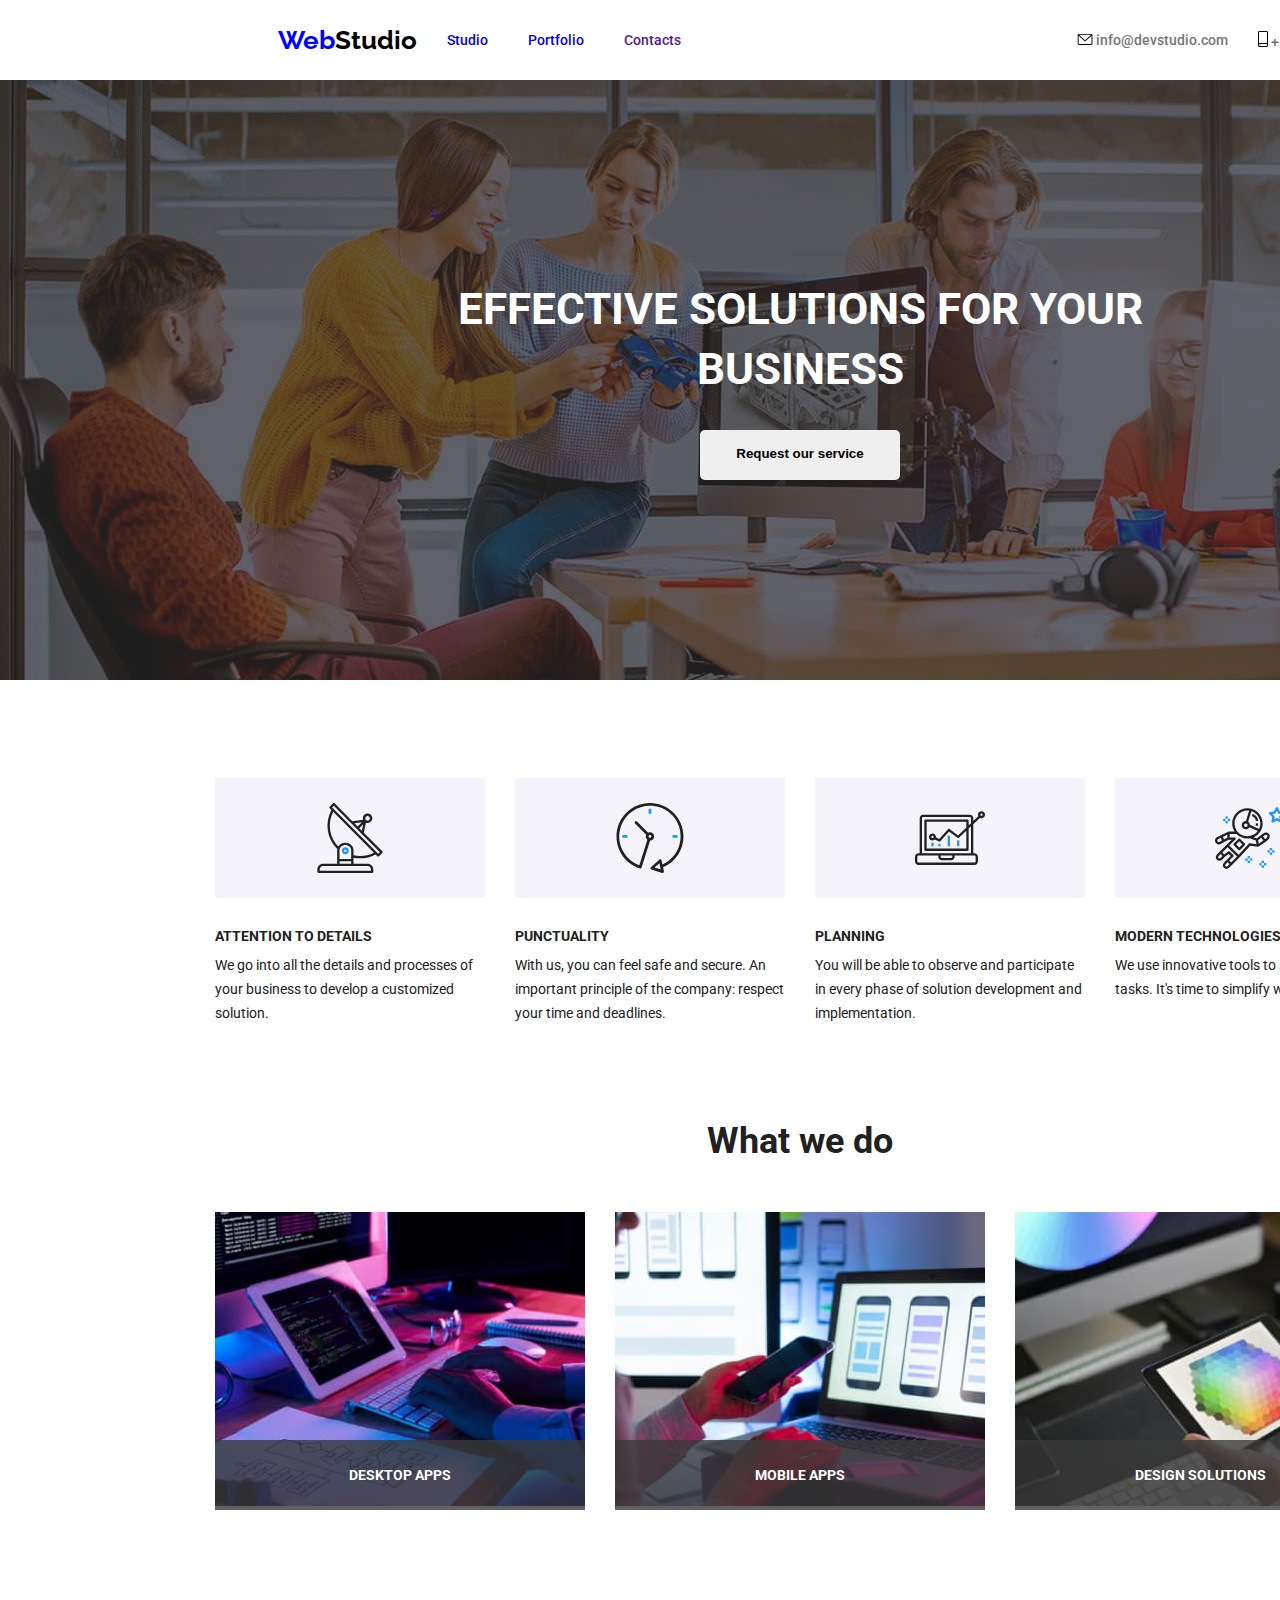
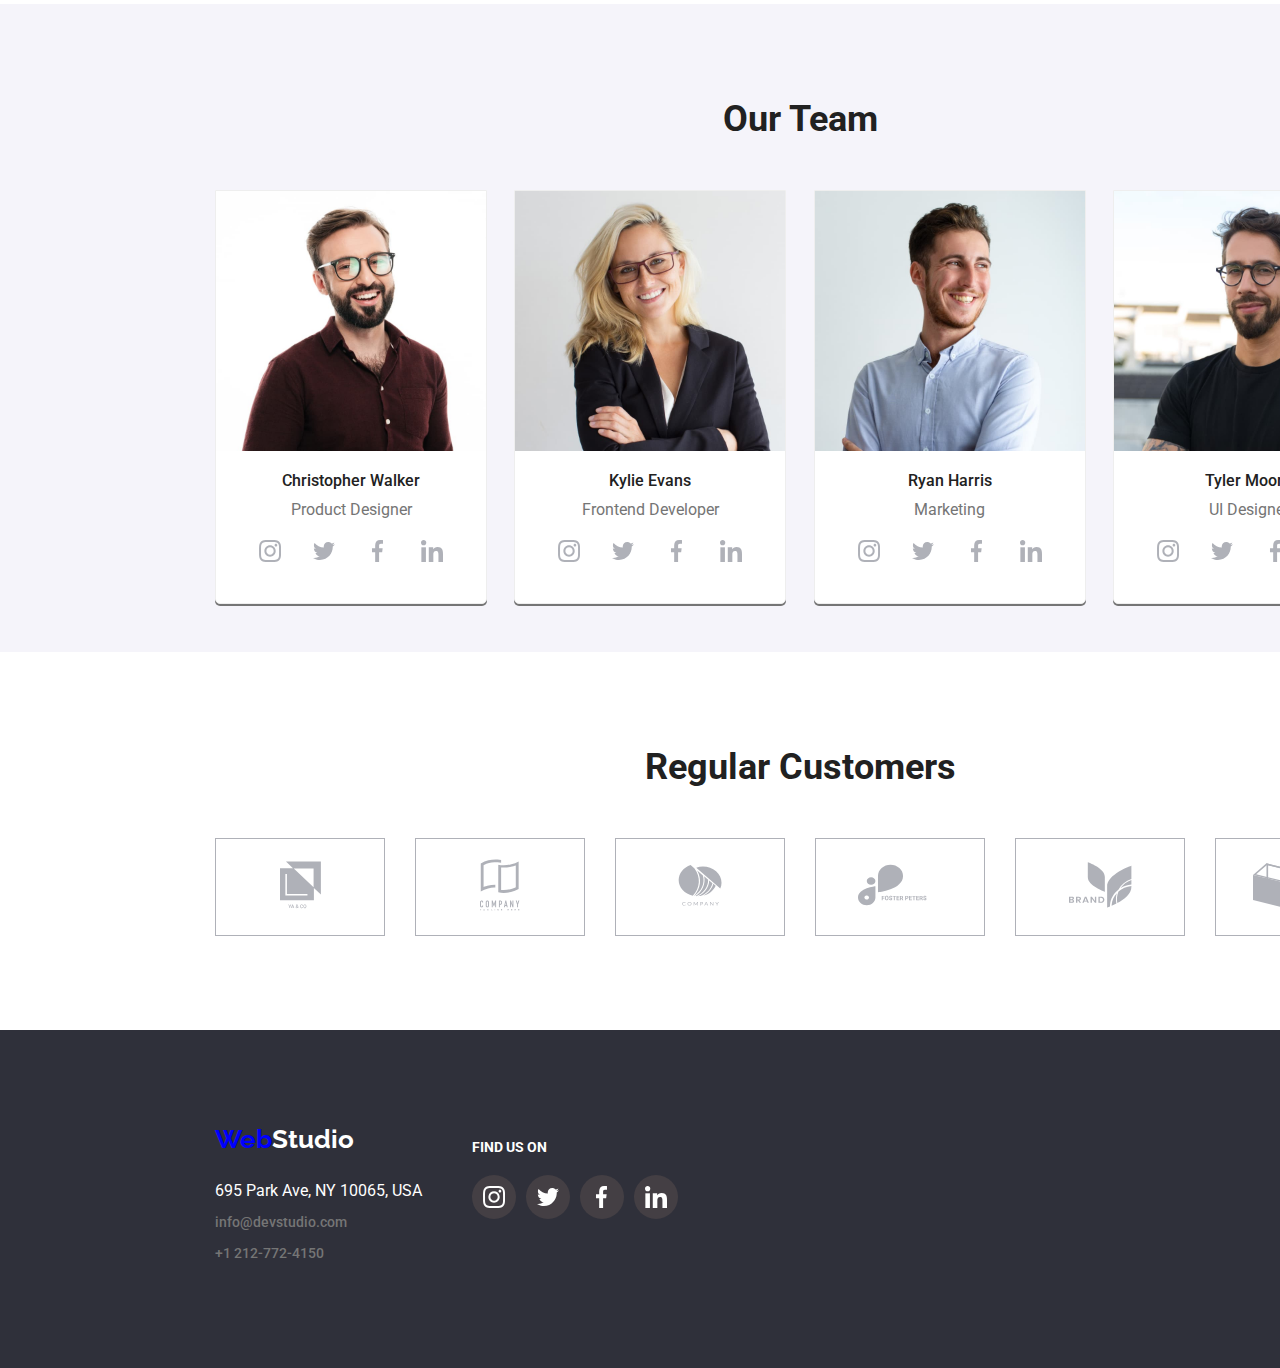
<file: index.html>
<!DOCTYPE html>
<html lang="en">
  <head>
    <meta charset="UTF-8" />
    <meta name="viewport" content="width=device-width, initial-scale=1.0" />

    <link rel="preconnect" href="https://fonts.googleapis.com" />
    <link rel="preconnect" href="https://fonts.gstatic.com" crossorigin />
    <link
      href="https://fonts.googleapis.com/css2?family=Raleway:wght@700&family=Roboto:wght@400;500;700;900&display=swap"
      rel="stylesheet"
    />

    <link
      rel="stylesheet"
      href="https://github.com/sindresorhus/modern-normalize/blob/main/modern-normalize.css"
    />
    <link rel="stylesheet" href="./css/styles.css" />

    <title>DevStudio</title>
  </head>

  <body class="container">
    <header class="page-header ssection">
      <a class="logo" href=""> <span>Web</span>Studio</a>
      <nav class="main-navigation">
        <a href="index.html">Studio</a>
        <a href="portfolio.html">Portfolio</a>
        <a href="">Contacts</a>
      </nav>
      <div>
        <a class="contcts" href="mailto:info@devstudio.com">
          <svg width="16" height="12">
            <use href="./images/symbol-defs.svg#icon-hdenvelope"></use>
          </svg>
          info@devstudio.com</a
        >
        <a class="contcts" href="tel:+1212-772-4150">
          <svg width="10" height="16">
            <use href="./images/symbol-defs.svg#icon-hdsmartphone"></use>
          </svg>
          +1 212-772-4150</a
        >
      </div>
    </header>

    <main>
      <section class="darksection ssection">
        <div class="dsparent">
          <img src="./images/bgdarksection.jpg" alt="young team working" />
          <div class="dschild">
            <h2 class="dstxt">EFFECTIVE SOLUTIONS FOR YOUR BUSINESS</h2>
            <button class="btn-open">Request our service</button>
          </div>
        </div>
      </section>

      <div class="praise-words ssection">
        <div>
          <div class="praise">
            <svg>
              <use href="./images/symbol-defs.svg#icon-ft1antenna"></use>
            </svg>
          </div>
          <p class="caps-title">ATTENTION TO DETAILS</p>
          <p class="description">
            We go into all the details and processes of your business to develop
            a customized solution.
          </p>
        </div>
        <div>
          <div class="praise">
            <svg>
              <use href="./images/symbol-defs.svg#icon-ft2clock"></use>
            </svg>
          </div>
          <p class="caps-title">PUNCTUALITY</p>
          <p class="description">
            With us, you can feel safe and secure. An important principle of the
            company: respect your time and deadlines.
          </p>
        </div>
        <div>
          <div class="praise">
            <svg>
              <use href="./images/symbol-defs.svg#icon-ft3diagram"></use>
            </svg>
          </div>
          <p class="caps-title">PLANNING</p>
          <p class="description">
            You will be able to observe and participate in every phase of
            solution development and implementation.
          </p>
        </div>
        <div>
          <div class="praise">
            <svg>
              <use href="./images/symbol-defs.svg#icon-ft4astronaut"></use>
            </svg>
          </div>
          <p class="caps-title">MODERN TECHNOLOGIES</p>
          <p class="description">
            We use innovative tools to solve assigned tasks. It's time to
            simplify work processes.
          </p>
        </div>
      </div>

      <section class="what-we-do ssection">
        <h2>What we do</h2>
        <div>
          <div class="wwdparent">
            <img
              src="./images/whwdoimage1.jpg"
              alt="desk with keyboard and tablet"
              width="370"
            />
            <div class="wwdchild">
              <p class="wwdtxt">DESKTOP APPS</p>
            </div>
          </div>
          <div class="wwdparent">
            <img
              src="./images/whwdoimage2.jpg"
              alt="screen with mobile phone"
              width="370"
            />
            <div class="wwdchild">
              <p class="wwdtxt">MOBILE APPS</p>
            </div>
          </div>
          <div class="wwdparent">
            <img
              src="./images/whwdoimage3.jpg"
              alt="tablet with color picker"
              width="370"
            />
            <div class="wwdchild">
              <p class="wwdtxt">DESIGN SOLUTIONS</p>
            </div>
          </div>
        </div>
      </section>

      <section class="team ssection">
        <h2>Our Team</h2>
        <div class="team-cards">
          <div>
            <img
              src="./images/christopherwalker.jpg"
              alt="Product Designer's Photo"
              width="270"
            />
            <p class="tname">Christopher Walker</p>
            <p class="tjob">Product Designer</p>
            <nav class="social-nets">
              <a class="snlinks" href="">
                <svg width="22px" height="22px">
                  <use href="./images/symbol-defs.svg#icon-instagram"></use>
                </svg>
              </a>
              <a class="snlinks" href="">
                <svg width="22px" height="22px">
                  <use href="./images/symbol-defs.svg#icon-twitter"></use>
                </svg>
              </a>
              <a class="snlinks" href="">
                <svg width="22px" height="22px">
                  <use href="./images/symbol-defs.svg#icon-facebook"></use>
                </svg>
              </a>
              <a class="snlinks" href="">
                <svg width="22px" height="22px">
                  <use href="./images/symbol-defs.svg#icon-linkedin"></use>
                </svg>
              </a>
            </nav>
          </div>
          <div>
            <img
              src="./images/kylieevans.jpg"
              alt="Frontend Developer's Photo"
              width="270"
            />
            <p class="tname">Kylie Evans</p>
            <p class="tjob">Frontend Developer</p>
            <nav class="social-nets">
              <a class="snlinks" href="">
                <svg width="22px" height="22px">
                  <use href="./images/symbol-defs.svg#icon-instagram"></use>
                </svg>
              </a>
              <a class="snlinks" href="">
                <svg width="22px" height="22px">
                  <use href="./images/symbol-defs.svg#icon-twitter"></use>
                </svg>
              </a>
              <a class="snlinks" href="">
                <svg width="22px" height="22px">
                  <use href="./images/symbol-defs.svg#icon-facebook"></use>
                </svg>
              </a>
              <a class="snlinks" href="">
                <svg width="22px" height="22px">
                  <use href="./images/symbol-defs.svg#icon-linkedin"></use>
                </svg>
              </a>
            </nav>
          </div>
          <div>
            <img
              src="./images/ryanharris.jpg"
              alt="Marketing guy's Photo"
              width="270"
            />
            <p class="tname">Ryan Harris</p>
            <p class="tjob">Marketing</p>
            <nav class="social-nets">
              <a class="snlinks" href="">
                <svg width="22px" height="22px">
                  <use href="./images/symbol-defs.svg#icon-instagram"></use>
                </svg>
              </a>
              <a class="snlinks" href="">
                <svg width="22px" height="22px">
                  <use href="./images/symbol-defs.svg#icon-twitter"></use>
                </svg>
              </a>
              <a class="snlinks" href="">
                <svg width="22px" height="22px">
                  <use href="./images/symbol-defs.svg#icon-facebook"></use>
                </svg>
              </a>
              <a class="snlinks" href="">
                <svg width="22px" height="22px">
                  <use href="./images/symbol-defs.svg#icon-linkedin"></use>
                </svg>
              </a>
            </nav>
          </div>
          <div>
            <img
              src="./images/tylermoore.jpg"
              alt="UI Designer's Photo"
              width="270"
            />
            <p class="tname">Tyler Moore</p>
            <p class="tjob">UI Designer</p>
            <nav class="social-nets">
              <a class="snlinks" href="">
                <svg width="22px" height="22px">
                  <use href="./images/symbol-defs.svg#icon-instagram"></use>
                </svg>
              </a>
              <a class="snlinks" href="">
                <svg width="22px" height="22px">
                  <use href="./images/symbol-defs.svg#icon-twitter"></use>
                </svg>
              </a>
              <a class="snlinks" href="">
                <svg width="22px" height="22px">
                  <use href="./images/symbol-defs.svg#icon-facebook"></use>
                </svg>
              </a>
              <a class="snlinks" href="">
                <svg width="22px" height="22px">
                  <use href="./images/symbol-defs.svg#icon-linkedin"></use>
                </svg>
              </a>
            </nav>
          </div>
        </div>
      </section>

      <section class="regular ssection">
        <h2>Regular Customers</h2>
        <div>
          <div class="frame">
            <a href="">
              <svg width="41">
                <use href="./images/symbol-defs.svg#icon-rgclient1"></use>
              </svg>
            </a>
          </div>
          <div class="frame">
            <a href="">
              <svg width="40">
                <use href="./images/symbol-defs.svg#icon-rgclient2"></use>
              </svg>
            </a>
          </div>
          <div class="frame">
            <a href="">
              <svg width="44">
                <use href="./images/symbol-defs.svg#icon-rgclient3"></use>
              </svg>
            </a>
          </div>
          <div class="frame">
            <a href="">
              <svg width="85">
                <use href="./images/symbol-defs.svg#icon-rgclient4"></use>
              </svg>
            </a>
          </div>
          <div class="frame">
            <a href="">
              <svg width="63">
                <use href="./images/symbol-defs.svg#icon-rgclient5"></use>
              </svg>
            </a>
          </div>
          <div class="frame">
            <a href="">
              <svg width="94">
                <use href="./images/symbol-defs.svg#icon-rgclient6"></use>
              </svg>
            </a>
          </div>
        </div>
      </section>
    </main>

    <footer class="ssection">
      <div>
        <div class="left-footer">
          <a class="logo-footer" href=""> <span>Web</span>Studio</a>
          <ul>
            <li>
              <address>695 Park Ave, NY 10065, USA</address>
            </li>
            <li>
              <a class="contcts" href="mailto:info@devstudio.com"
                >info@devstudio.com</a
              >
            </li>
            <li>
              <a class="contcts" href="tel:+1212-772-4150"> +1 212-772-4150</a>
            </li>
          </ul>
        </div>
        <div class="right-footer">
          <p>FIND US ON</p>
          <nav class="snfooter">
            <a class="snf-links" href="">
              <svg width="22px" height="22px">
                <use href="./images/symbol-defs.svg#icon-instagram"></use>
              </svg>
            </a>
            <a class="snf-links" href="">
              <svg width="22px" height="22px">
                <use href="./images/symbol-defs.svg#icon-twitter"></use>
              </svg>
            </a>
            <a class="snf-links" href="">
              <svg width="22px" height="22px">
                <use href="./images/symbol-defs.svg#icon-facebook"></use>
              </svg>
            </a>
            <a class="snf-links" href="">
              <svg width="22px" height="22px">
                <use href="./images/symbol-defs.svg#icon-linkedin"></use>
              </svg>
            </a>
          </nav>
        </div>
      </div>
    </footer>

    <!-- modal window -->
    <section class="modal hidden">
      <div class="divbtn-close">
        <button class="btn-close">X</button>
      </div>
      <div>
        <p>Modal window text</p>
      </div>
    </section>

    <div class="overlay hidden"></div>

    <script src="./js/modal.js"></script>
  </body>
</html>
</file>
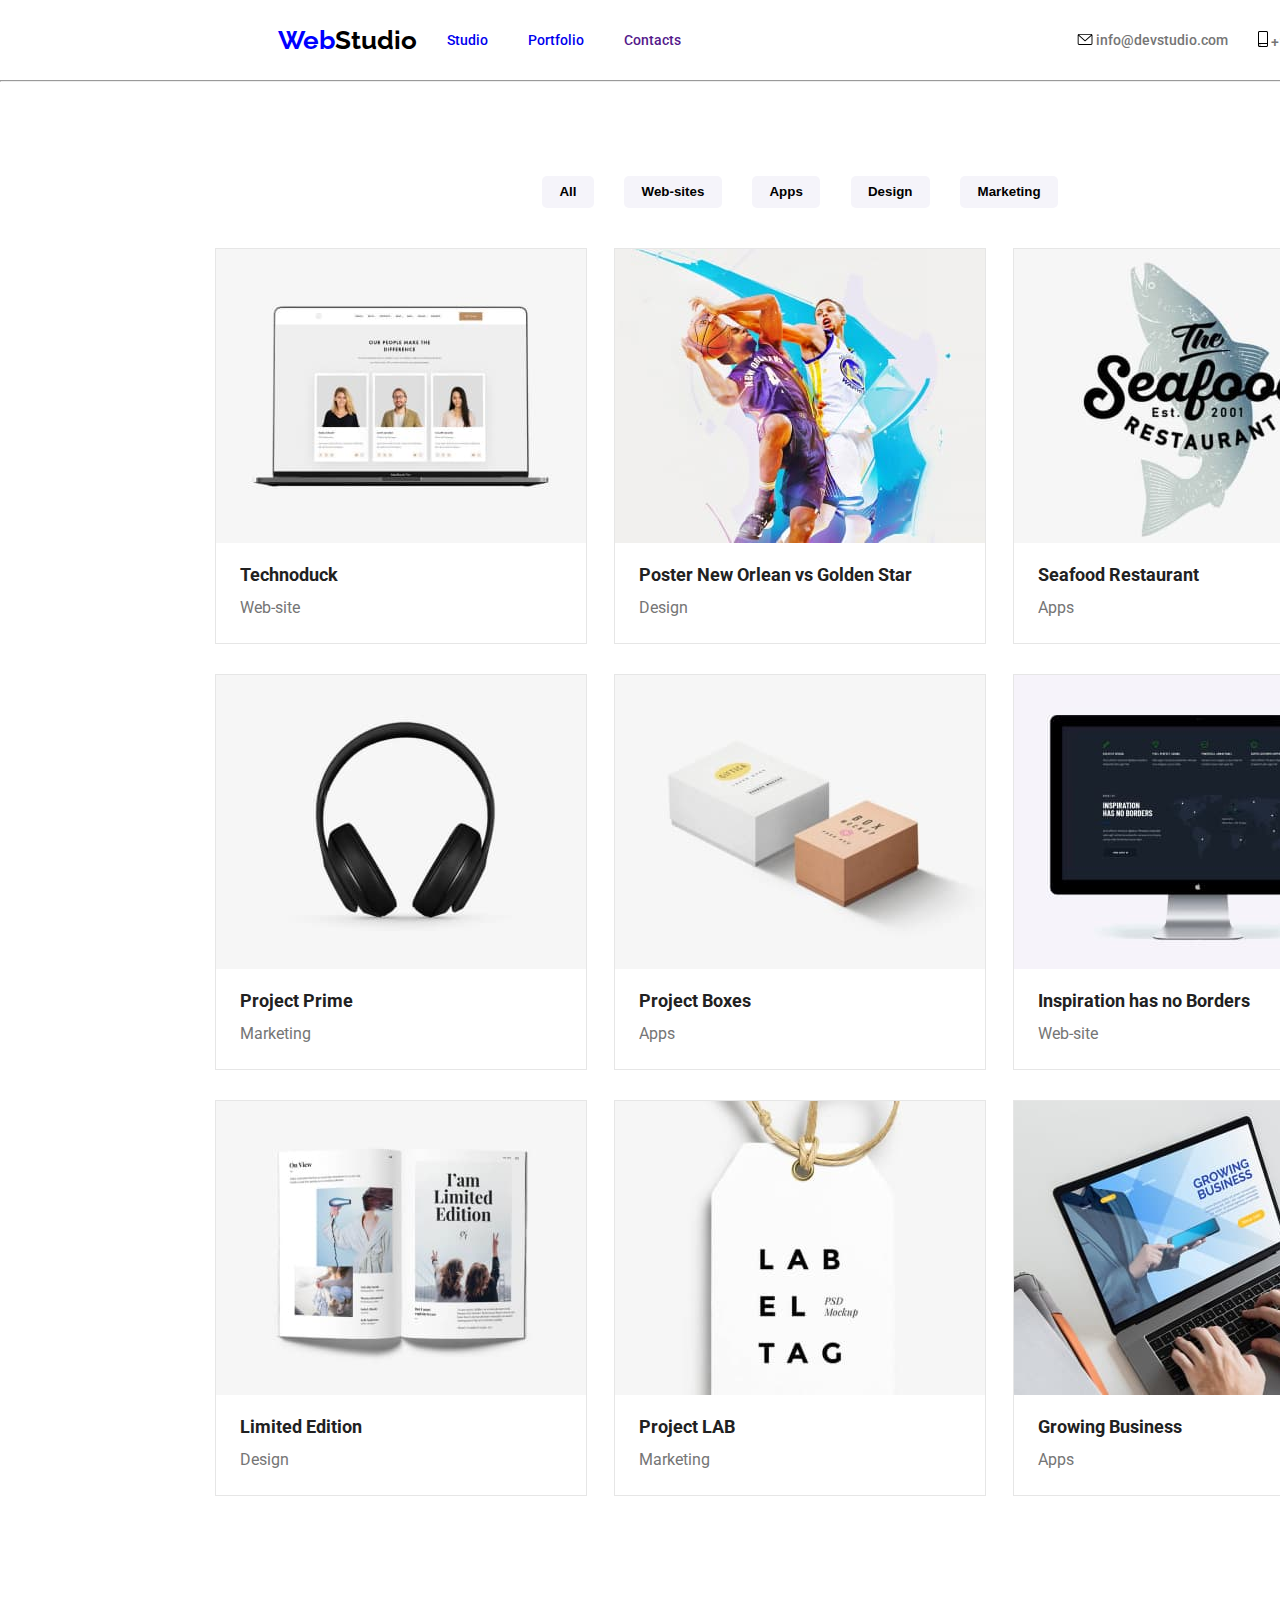
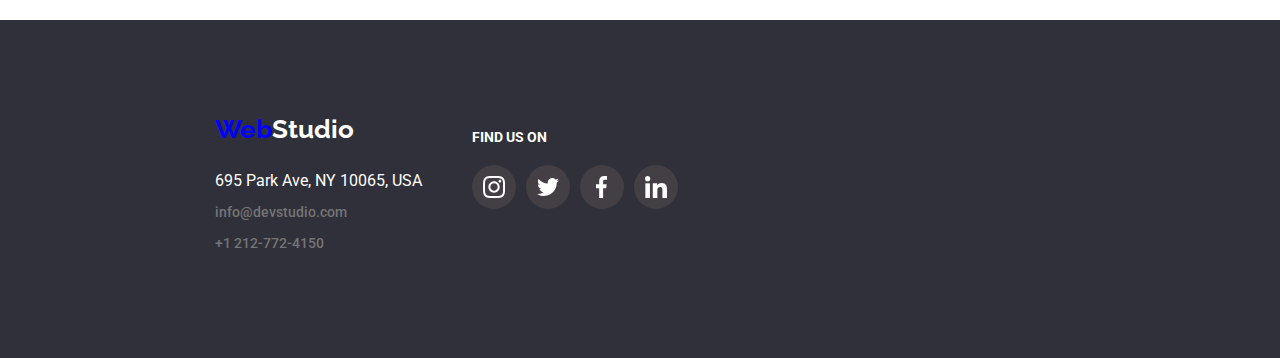
<file: portfolio.html>
<!DOCTYPE html>
<html lang="en">
  <head>
    <meta charset="UTF-8" />
    <meta name="viewport" content="width=device-width, initial-scale=1.0" />

    <link rel="preconnect" href="https://fonts.googleapis.com" />
    <link rel="preconnect" href="https://fonts.gstatic.com" crossorigin />
    <link
      href="https://fonts.googleapis.com/css2?family=Raleway:wght@700&family=Roboto:wght@400;500;700;900&display=swap"
      rel="stylesheet"
    />

    <link
      rel="stylesheet"
      href="https://github.com/sindresorhus/modern-normalize/blob/main/modern-normalize.css"
    />
    <link rel="stylesheet" href="./css/styles.css" />
    <title>Portfolio</title>
  </head>
  <body class="container">
    <header class="page-header ssection">
      <a class="logo" href=""> <span>Web</span>Studio</a>
      <nav class="main-navigation">
        <a href="index.html">Studio</a>
        <a href="portfolio.html">Portfolio</a>
        <a href="">Contacts</a>
      </nav>
      <div>
        <a class="contcts" href="mailto:info@devstudio.com">
          <svg width="16" height="12">
            <use href="./images/symbol-defs.svg#icon-hdenvelope"></use>
          </svg>
          info@devstudio.com</a
        >
        <a class="contcts" href="tel:+1212-772-4150">
          <svg width="10" height="16">
            <use href="./images/symbol-defs.svg#icon-hdsmartphone"></use>
          </svg>
          +1 212-772-4150</a
        >
      </div>
    </header>

    <hr />

    <main class="ssection">
      <!--Filter buttons-->
      <ul class="buttons">
        <li><button type="button">&nbsp;&nbsp;All&nbsp;&nbsp;</button></li>
        <li>
          <button type="button">&nbsp;&nbsp;Web-sites&nbsp;&nbsp;</button>
        </li>
        <li><button type="button">&nbsp;&nbsp;Apps&nbsp;&nbsp;</button></li>
        <li><button type="button">&nbsp;&nbsp;Design&nbsp;&nbsp;</button></li>
        <li>
          <button type="button">&nbsp;&nbsp;Marketing&nbsp;&nbsp;</button>
        </li>
      </ul>

      <!-- Projects -->
      <section>
        <div class="prow">
          <div>
            <div class="imageandtext">
              <img
                src="./images/technoduck.jpg"
                alt="group of business cards"
                width="370"
              />
              <div class="pjoverlay">
                <div class="textoverlay">
                  Technoduck is a state-of-the-art coronavirus distribution
                  platform. Companies use this platform for digital espionage
                  and attacks on competitors' secure servers.
                </div>
              </div>
            </div>
            <p class="pjname">Technoduck</p>
            <p class="pjtype">Web-site</p>
          </div>
          <div>
            <div class="imageandtext">
              <img
                src="./images/posterneworleanvsgoldenstar.jpg"
                alt="basket jump"
                width="370"
              />
              <div class="pjoverlay">
                <div class="textoverlay">
                  Design text -- Lorem ipsum dolor sit, amet consectetur
                  adipisicing elit. Suscipit veritatis assumenda quae natus,
                  architecto provident voluptate adipisci dolore quas
                  consequatur?
                </div>
              </div>
            </div>
            <p class="pjname">Poster New Orlean vs Golden Star</p>
            <p class="pjtype">Design</p>
          </div>
          <div>
            <div class="imageandtext">
              <img
                src="./images/seafoodrestaurant.jpg"
                alt="The Seafood Restaurant logo"
                width="370"
              />
              <div class="pjoverlay">
                <div class="textoverlay">
                  Seafood text -- Lorem ipsum dolor sit, amet consectetur
                  adipisicing elit. Suscipit veritatis assumenda quae natus,
                  architecto provident voluptate
                </div>
              </div>
            </div>
            <p class="pjname">Seafood Restaurant</p>
            <p class="pjtype">Apps</p>
          </div>
        </div>
        <div class="prow">
          <div>
            <div class="imageandtext">
              <img
                src="./images/projectprime.jpg"
                alt="headphones"
                width="370"
              />
              <div class="pjoverlay">
                <div class="textoverlay">
                  Project Prime text -- Lorem ipsum dolor sit, amet adipisicing
                  elit. Suscipit veritatis assumenda quae natus, architecto
                  provident voluptate
                </div>
              </div>
            </div>
            <p class="pjname">Project Prime</p>
            <p class="pjtype">Marketing</p>
          </div>
          <div>
            <div class="imageandtext">
              <img
                src="./images/projectboxes.jpg"
                alt="two cardboard boxes"
                width="370"
              />
              <div class="pjoverlay">
                <div class="textoverlay">
                  Project Boxes text -- Lorem ipsum dolor sit, amet adipisicing
                  elit. Suscipit veritatis assumenda quae natus, architecto
                  provident voluptate
                </div>
              </div>
            </div>
            <p class="pjname">Project Boxes</p>
            <p class="pjtype">Apps</p>
          </div>
          <div>
            <div class="imageandtext">
              <img
                src="./images/inspirationhasnoborders.jpg"
                alt="computer screen"
                width="370"
              />
              <div class="pjoverlay">
                <div class="textoverlay">
                  Inspiration text -- Lorem ipsum dolor sit, amet adipisicing
                  elit. Suscipit veritatis assumenda quae natus, architecto
                  provident voluptate
                </div>
              </div>
            </div>
            <p class="pjname">Inspiration has no Borders</p>
            <p class="pjtype">Web-site</p>
          </div>
        </div>
        <div class="prow">
          <div>
            <div class="imageandtext">
              <img
                src="./images/limitededition.jpg"
                alt="magazine article"
                width="370"
              />
              <div class="pjoverlay">
                <div class="textoverlay">
                  Limited text -- Lorem ipsum dolor sit, amet adipisicing elit.
                  Suscipit veritatis assumenda quae natus, architecto provident
                  voluptate
                </div>
              </div>
            </div>
            <p class="pjname">Limited Edition</p>
            <p class="pjtype">Design</p>
          </div>
          <div>
            <div class="imageandtext">
              <img
                src="./images/projectlab.jpg"
                alt="label with design"
                width="370"
              />
              <div class="pjoverlay">
                <div class="textoverlay">
                  Project LAB text -- Lorem ipsum dolor sit, amet adipisicing
                  elit. Suscipit veritatis assumenda quae natus, architecto
                  provident voluptate
                </div>
              </div>
            </div>
            <p class="pjname">Project LAB</p>
            <p class="pjtype">Marketing</p>
          </div>
          <div>
            <div class="imageandtext">
              <img
                src="./images/growingbusiness.jpg"
                alt="laptop screen with an app"
                width="370"
              />
              <div class="pjoverlay">
                <div class="textoverlay">
                  Growing Business text -- Lorem ipsum dolor sit, amet
                  adipisicing elit. Suscipit veritatis assumenda quae natus,
                  architecto provident voluptate
                </div>
              </div>
            </div>
            <p class="pjname">Growing Business</p>
            <p class="pjtype">Apps</p>
          </div>
        </div>
      </section>
    </main>

    <footer class="ssection">
      <div>
        <div class="left-footer">
          <a class="logo-footer" href=""> <span>Web</span>Studio</a>
          <ul>
            <li>
              <address>695 Park Ave, NY 10065, USA</address>
            </li>
            <li>
              <a class="contcts" href="mailto:info@devstudio.com"
                >info@devstudio.com</a
              >
            </li>
            <li>
              <a class="contcts" href="tel:+1212-772-4150"> +1 212-772-4150</a>
            </li>
          </ul>
        </div>
        <div class="right-footer">
          <p>FIND US ON</p>
          <nav class="snfooter">
            <a class="snf-links" href="">
              <svg width="22px" height="22px">
                <use href="./images/symbol-defs.svg#icon-instagram"></use>
              </svg>
            </a>
            <a class="snf-links" href="">
              <svg width="22px" height="22px">
                <use href="./images/symbol-defs.svg#icon-twitter"></use>
              </svg>
            </a>
            <a class="snf-links" href="">
              <svg width="22px" height="22px">
                <use href="./images/symbol-defs.svg#icon-facebook"></use>
              </svg>
            </a>
            <a class="snf-links" href="">
              <svg width="22px" height="22px">
                <use href="./images/symbol-defs.svg#icon-linkedin"></use>
              </svg>
            </a>
          </nav>
        </div>
      </div>
    </footer>
  </body>
</html>
</file>
<file: css/styles.css>
:root {
    --transition: 250ms cubic-bezier(0.4, 0, 0.2, 1);
}
* {
    margin: 0;
    padding: 0;
    box-sizing: border-box;
}
body {
    font-family: 'Roboto', sans-serif;
    font-size: 16px;
    font-weight: 400;
    color: #212121;
}
h1,
h2 {
    font-weight: 700;
}
h2 {
    font-size: 36px;
}
ul {
    list-style-type: none;
}
a {
    text-decoration: none;
    transition: color var(--transition);
}

.container {
    width: 1600px;
    align-items: center;
}
.ssection {
    padding: 94px 0;
}
/* Header */
.page-header {
    background-color: #fff;
    display: flex;
    min-height: 80px;
    width: inherit;
    padding: 0 120px 0 278px;
    justify-content: space-between;
    align-items: center;
    font-size: 14px;
    font-weight: 500;
}
.page-header .main-navigation {
    display: flex;
    justify-content: left;
    gap: 40px;
    width: 50%;
    height: 60px;
    align-items: center;
}
.main-navigation a {
    padding: 30px 0;
}
.main-navigation a:active {
    border-bottom: 4px solid #2196F3;
    border-radius: 2px;
}
.page-header div {
    display: flex;
    align-items: center;
    padding-right: 70px;
}
.page-header div a {
    padding: 0 30px 0 0;
}

/* black panel with title */
.darksection {
    padding: 0;
}
.dsparent {
    position: relative;
}
.dschild {
    width: 1600px;
    height: 600px;
    background: rgba(57, 57, 57, 0.5);
    position: absolute;
    top: 0px;
    left: 0px;
    display: flex;
    flex-direction: column;
    gap: 30px;
    align-items: center;
    justify-content: center;
}
.dstxt {
    color: #fff;
    font-size: 44px;
    line-height: 1.36;
    text-align: center;
    width: 696px;
}
.btn-open {
    width: 200px;
    height: 50px;
    border-radius: 5px;
    border: none;
    font-weight: 700;
    transition: background-color var(--transition),
                color var(--transition);
}
.btn-open:hover,
.btn-open:focus {
    color: #fff;
    background-color: #2196F3;
}

/* Commenrcial words */
.praise-words {
    display: flex;
    justify-content: space-between;
    width: 1170px;
    margin-left: 215px;
    padding-bottom: 0;
}
.praise {
    display: flex;
    justify-content: center;
    width: 270px;
    height: 120px;
    background-color: #F5F4FA;
}
.praise-words svg {
    width: 70px;
}
.praise-words .caps-title {
    font-size: 14px;
    font-weight: 700;
    width: 270px;
    padding-top: 30px;
}
.praise-words .description {
    margin-top: 10px;
    font-size: 14px;
    line-height: 1.714;
    width: 270px;
}

/* What we do */
.what-we-do {
    margin-left: 215px;
    width: 1170px;
}
.what-we-do h2 {
    text-align: center;
}
.what-we-do>div {
    display: flex;
    padding-top: 50px;
    justify-content: space-between;
}
.wwdparent {
    position: relative;
}
.wwdtxt {
    color: #fff;
    text-align: center;
    font-size: 14px;
    font-weight: 700;
}
.wwdchild {
    width: 100%;
    height: 70px;
    background: rgba(57, 57, 57, 0.8);
    position: absolute;
    bottom: 0px;
    right: 0px;
    display: flex;
    align-items: center;
    justify-content: center;
}

/* Our Team */
.team {
    max-height: 648px;
    background-color: #F5F4FA;
}
.team h2 {
    text-align: center;
    padding-bottom: 50px;
}
.team-cards {
    display: flex;
    width: 1170px;
    justify-content: space-between;
    margin-left: 215px;
}
.team-cards div {
    display: flex;
    flex-direction: column;
    align-items: center;
    gap: 10px;
    background-color: #fff;
    border: 1px solid #eee;
    border-bottom-left-radius: 5px 5px;
    border-bottom-right-radius: 5px 5px;
    box-shadow: 0px 2px #757575;
    padding-bottom: 30px;
}
.social-nets {
    display: flex;
    justify-content: space-between;
    gap: 10px;
}
.snlinks {
    width: 44px;
    height: 44px;
    display: flex;
    justify-content: center;
    align-items: center;
    border-radius: 50%;
    transition: background-color var(--transition);
}
.snlinks svg {
    fill: #AFB1B8;
    transition: fill var(--transition);
}
.snlinks:hover, snlinks:focus {
    background-color: #2196F3;
}
.snlinks:hover svg {
    fill: #fff;
}
.snlinks:focus svg {
    fill: #fff;
}
.team-cards p.tname {
    font-weight: 500;
    margin: 0;
    padding: 10px 0 0 0;
}
p.tname {
    font-size: 16px;
    font-weight: 500;
}
p.tjob {
    font-size: 16px;
    margin: 0;
    color: #757575;
}

/* Regular Customers */
.regular {
    margin-left: 215px;
    width: 1170px;
}
.regular h2 {
    text-align: center;
}
.regular>div {
    display: flex;
    padding-top: 50px;
    justify-content: space-between;
}
.frame {
    display: flex;
    justify-content: center;
    width: 170px;
    border: 1px solid #AFB1B8;
    transition: border var(--transition);
}
.frame svg {
    fill: #AFB1B8;
    height: 92px;
    transition: fill var(--transition);
}
.frame:hover, .frame:focus {
    border: 1px solid #2196F3;
}
.frame:hover svg {
    fill: #2196F3;
}
.frame:focus svg {
    fill: #2196F3;
}

/* Basement */
footer {
    background-color: #2F303A;
    color: #fff;
    padding-bottom: 85px;
}

footer>ul {
    padding-top: 25px;
    padding-left: 215px;
}

footer>ul>li {
    padding-bottom: 10px;
}

button {
    font-weight: 700;
    line-height: 1.875;
    cursor: pointer;
    transition: background-color var(--transition),
                color var(--transition);
}

button:hover,
button:focus {
    color: #fff;
    background-color: #2196F3;
}

/* Logo header+footer */
footer>div {
    display: flex;
    justify-content: left;
}
.left-footer {
    display: flex;
    flex-direction: column;
    padding-left: 215px;
}
.logo {
    font-family: "Raleway";
    font-size: 26px;
    font-weight: 700;
    color: #000;
}
.logo-footer {
    font-family: "Raleway";
    font-size: 26px;
    font-weight: 700;
    color: #fff;
    padding-bottom: 27px;
}
.left-footer>ul>li {
    padding-bottom: 12px;
}
.right-footer {
    padding: 15px 0 0 50px;
}
.right-footer p {
    font-size: 14px;
    font-weight: 700;
    padding-bottom: 20px;
}
a.logo>span,
a.logo-footer>span {
    color: #00F;
}
a.contcts {
    color: #757575;
}
li>a {
    font-size: 14px;
    font-weight: 500;
}
a:hover,
a:focus {
    color: #2196F3;
}
.contcts svg {
    transition: fill var(--transition);
}
.contcts:hover svg {
    fill: #2196F3;

}
address {
    font-style: normal;
}
li.caps-title {
    font-size: 14px;
    font-style: 700;
}
li.description {
    font-size: 14px;
    color: #757575;
}
.snfooter {
    display: flex;
    justify-content: space-between;
    gap: 10px;
}
.snf-links {
    width: 44px;
    height: 44px;
    display: flex;
    justify-content: center;
    align-items: center;
    background-color: #443F44;
    border-radius: 50%;
    transition: background-color var(--transition);
}
.snf-links svg {
    fill: #fff;
    transition: fill var(--transition);
}
.snf-links:hover {
    background-color: #2196F3;
}

/* Portfolio page*/
.buttons {
    display: flex;
    justify-content: space-between;
    width: 516px;
    margin-left: 542px;
    padding-bottom: 40px;
}

li>button {
    font-weight: 700;
    line-height: 1.625;
    background-color: #f5f4fa;
    border: none;
    border-radius: 5px;
    padding: 5px 10px;
    text-align: center;
    text-decoration: none;
    display: inline-block;
    transition: color var(--transition),
                background-color var(--transition),
                box-shadow var(--transition);
}

li>button:hover,
li>button:focus {
    color: #fff;
    background-color: #2196F3;
    box-shadow: 0 3px 2px #A2A2A2;
}

.prow {
    display: flex;
    width: 1170px;
    justify-content: space-between;
    margin-left: 215px;
    margin-bottom: 30px;
}

.prow>div {
    border: 1px solid #E6E6E6;
    padding-bottom: 20px;
    transition: box-shadow var(--transition);
}

.prow>div:hover {
    box-shadow: 0 5px 3px #A2A2A2;
}

.imageandtext {
    position: relative;
    width: 370px;
}

.pjoverlay {
    position: absolute;
    bottom: 0;
    left: 0;
    right: 0;
    background-color: #2196F3;
    overflow: hidden;
    width: 100%;
    height: 0;
    transition: height var(--transition);
}

.prow>div:hover .pjoverlay {
    height: 100%;
}

.textoverlay {
    color: white;
    width: 322px;
    font-size: 18px;
    line-height: 1.55;
    text-align: left;
    position: absolute;
    top: 50%;
    left: 50%;
    -webkit-transform: translate(-50%, -50%);
    -ms-transform: translate(-50%, -50%);
    transform: translate(-50%, -50%);
    text-align: center;
}

.imageandtext>img {
    padding-bottom: 10px;
}

.prow p.pjname,
p.pjtype {
    padding-left: 24px;
}

p.pjname {
    font-size: 18px;
    font-weight: 700;
    line-height: 2;
}

p.pjtype {
    font-size: 16px;
    line-height: 1.875;
    color: #757575;
}

/* Modal window*/
.modal {
    width: 528px;
    height: 581px;
    position: absolute;
    margin: auto;
    top: 50%;
    left: 50%;
    transform: translate(-50%, -50%);
    background-color: white;
    border-radius: 4px;
    z-index: 2;
    padding: 10px;
    transition: visibility var(--transition),
                opacity var(--transition);
}

.divbtn-close {
    text-align: right;
    padding-bottom: 30px;
}

.modal p {
    font-size: 0.9rem;
    margin: 0.4rem 0 0.2rem;
}

.btn-close {
    background: #eee;
    padding: 0 7px 0 7px;
    border: 1px solid #757575;
    border-radius: 50%;
}
.overlay {
    position: fixed;
    top: 0;
    bottom: 0;
    left: 0;
    right: 0;
    width: 100%;
    height: 100%;
    background: rgba(0, 0, 0, 0.5);
    backdrop-filter: blur(3px);
    z-index: 1;
    transition: visibility var(--transition),
                opacity var(--transition);
}

.hidden {
    /* display: none; */
    visibility: hidden;
    opacity: 0;
}
</file>
